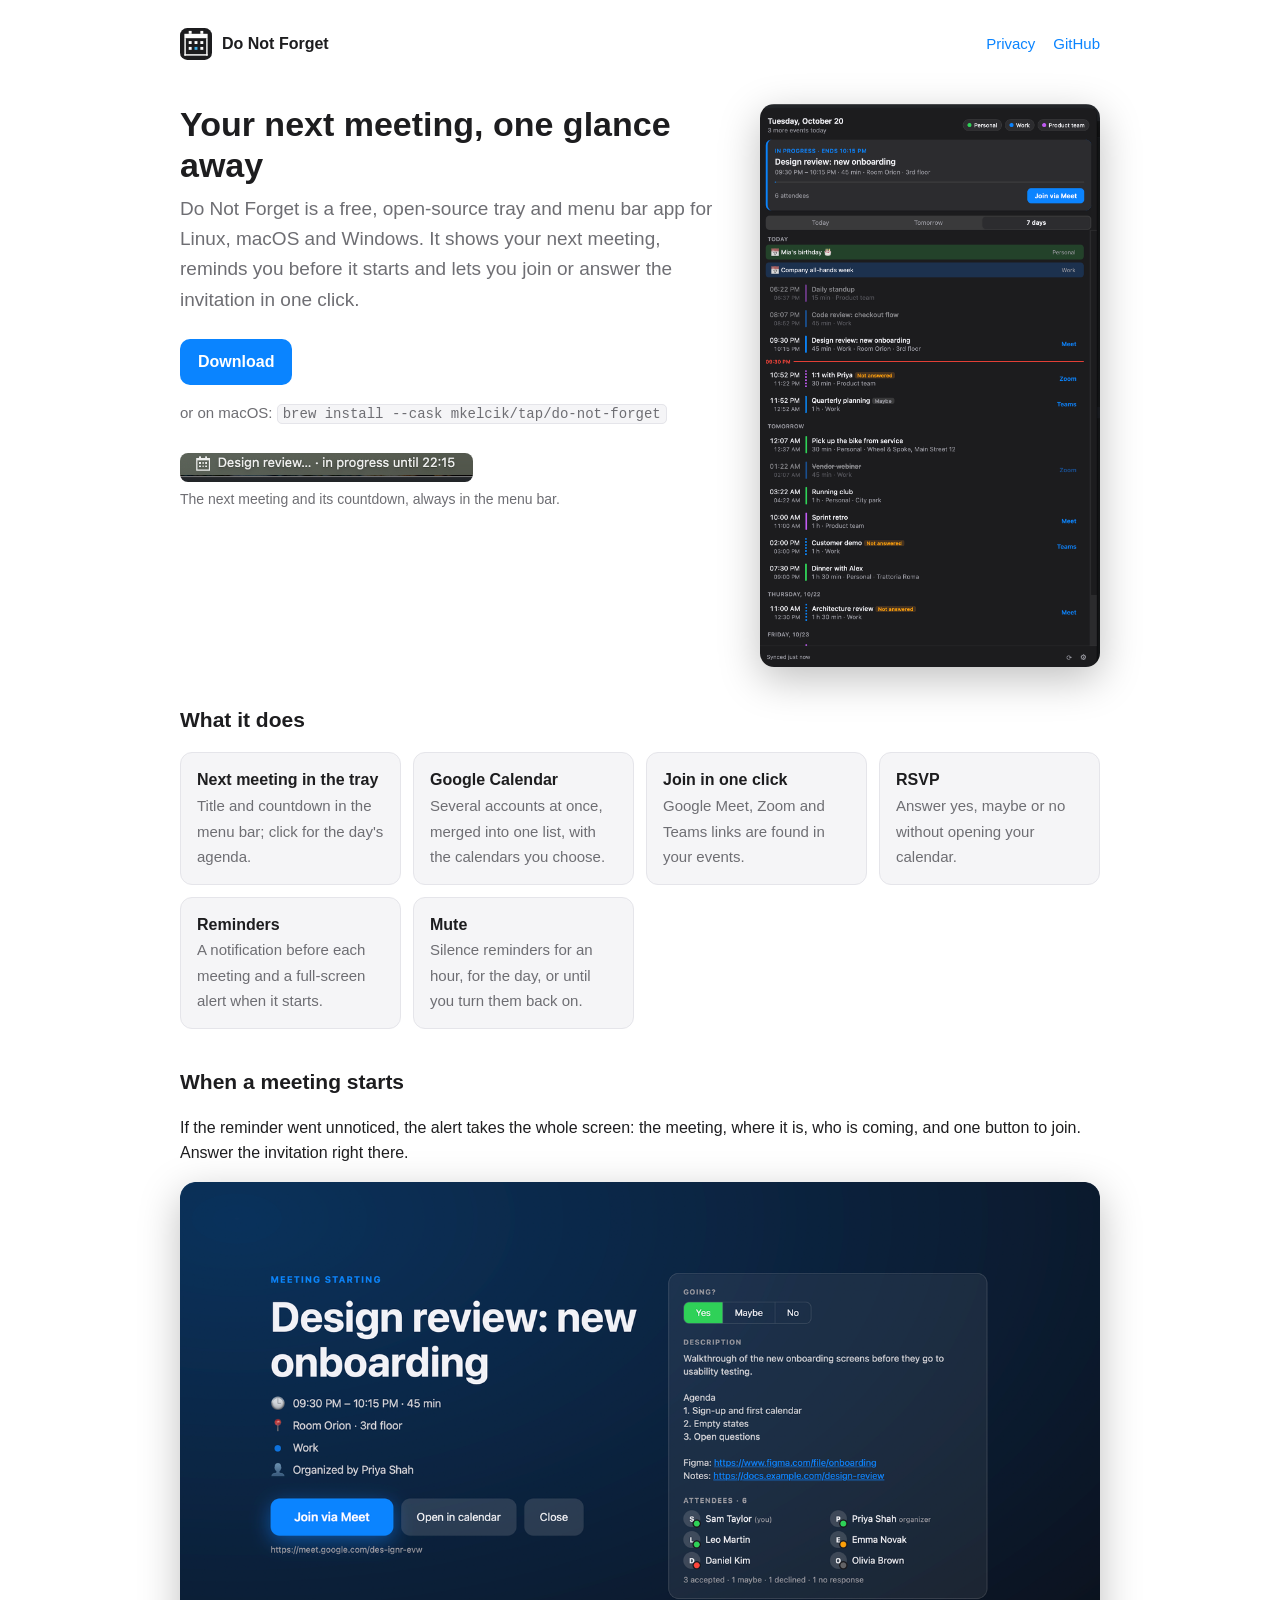
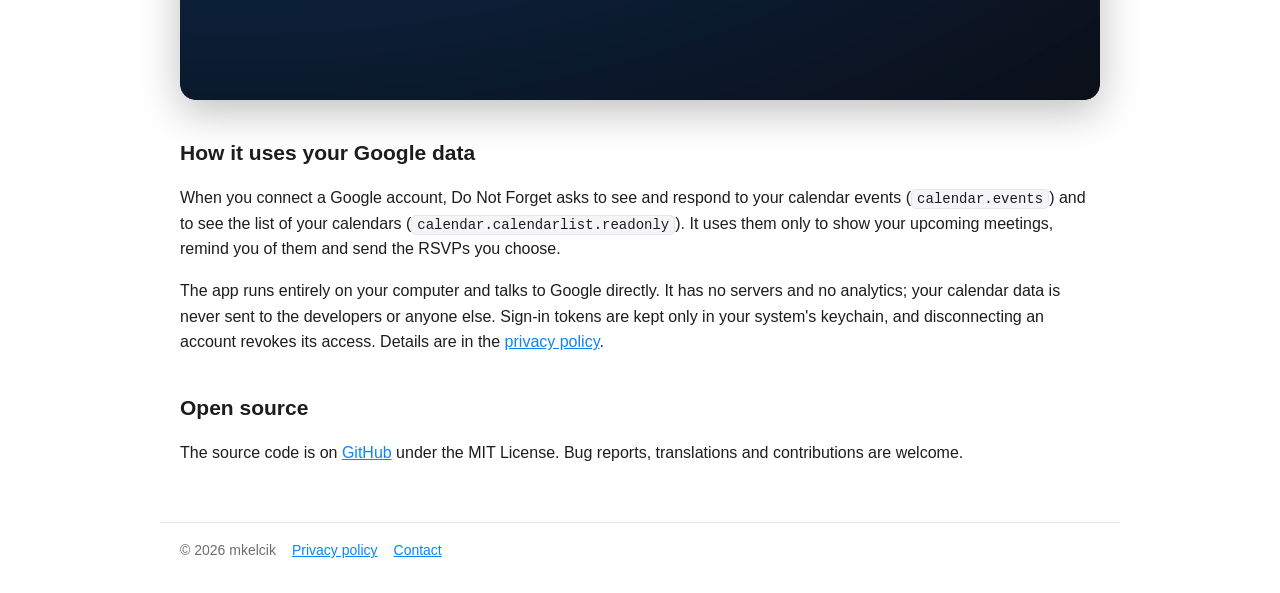
<file: docs/index.html>
<!doctype html>
<html lang="en">
<head>
<meta charset="utf-8">
<meta name="viewport" content="width=device-width, initial-scale=1">
<title>Do Not Forget</title>
<meta name="description" content="A tray app for Linux, macOS and Windows that keeps your next meeting one glance away.">
<link rel="icon" href="logo.svg" type="image/svg+xml">
<link rel="stylesheet" href="style.css">
</head>
<body>
<header>
  <a class="brand" href="./"><img class="logo" src="logo.svg" alt="">Do Not Forget</a>
  <nav><a href="privacy.html">Privacy</a><a href="https://github.com/mkelcik/do-not-forget">GitHub</a></nav>
</header>
<main>
  <section class="hero">
    <div>
      <h1>Your next meeting, one glance away</h1>
      <p class="lead">Do Not Forget is a free, open-source tray and menu bar app for Linux, macOS and
        Windows. It shows your next meeting, reminds you before it starts and lets you join or answer
        the invitation in one click.</p>
      <p><a class="button" href="https://github.com/mkelcik/do-not-forget/releases/latest">Download</a></p>
      <p class="brew">or on macOS: <code>brew install --cask mkelcik/tap/do-not-forget</code></p>
      <figure class="menubar">
        <img src="menubar.png" width="293" height="29" alt="The macOS menu bar showing “Design review… · in progress until 22:15”">
        <figcaption>The next meeting and its countdown, always in the menu bar.</figcaption>
      </figure>
    </div>
    <img class="shot" src="screenshot.png" width="662" height="1095"
      alt="The agenda: the meeting in progress with a Join via Meet button, all-day events, the next 7 days of meetings with Meet, Zoom and Teams links, unanswered invitations and a declined event">
  </section>

  <h2>What it does</h2>
  <ul class="features">
    <li><b>Next meeting in the tray</b><span>Title and countdown in the menu bar; click for the day's agenda.</span></li>
    <li><b>Google Calendar</b><span>Several accounts at once, merged into one list, with the calendars you choose.</span></li>
    <li><b>Join in one click</b><span>Google Meet, Zoom and Teams links are found in your events.</span></li>
    <li><b>RSVP</b><span>Answer yes, maybe or no without opening your calendar.</span></li>
    <li><b>Reminders</b><span>A notification before each meeting and a full-screen alert when it starts.</span></li>
    <li><b>Mute</b><span>Silence reminders for an hour, for the day, or until you turn them back on.</span></li>
  </ul>

  <h2>When a meeting starts</h2>
  <p>If the reminder went unnoticed, the alert takes the whole screen: the meeting, where it is,
    who is coming, and one button to join. Answer the invitation right there.</p>
  <figure class="alert">
    <img src="alert.png" width="700" height="394"
      alt="The meeting-start alert: “Design review: new onboarding” with time, room and organizer, a Join via Meet button, and a panel with the RSVP choice, description and attendees">
  </figure>

  <h2>How it uses your Google data</h2>
  <p>When you connect a Google account, Do Not Forget asks to see and respond to your calendar
    events (<code>calendar.events</code>) and to see the list of your calendars
    (<code>calendar.calendarlist.readonly</code>). It uses them only to show your upcoming
    meetings, remind you of them and send the RSVPs you choose.</p>
  <p>The app runs entirely on your computer and talks to Google directly. It has no servers and
    no analytics; your calendar data is never sent to the developers or anyone else. Sign-in
    tokens are kept only in your system's keychain, and disconnecting an account revokes its
    access. Details are in the <a href="privacy.html">privacy policy</a>.</p>

  <h2>Open source</h2>
  <p>The source code is on <a href="https://github.com/mkelcik/do-not-forget">GitHub</a> under
    the MIT License. Bug reports, translations and contributions are welcome.</p>
</main>
<footer>
  <span>© 2026 mkelcik</span>
  <a href="privacy.html">Privacy policy</a>
  <a href="https://github.com/mkelcik/do-not-forget/issues">Contact</a>
</footer>
</body>
</html>
</file>
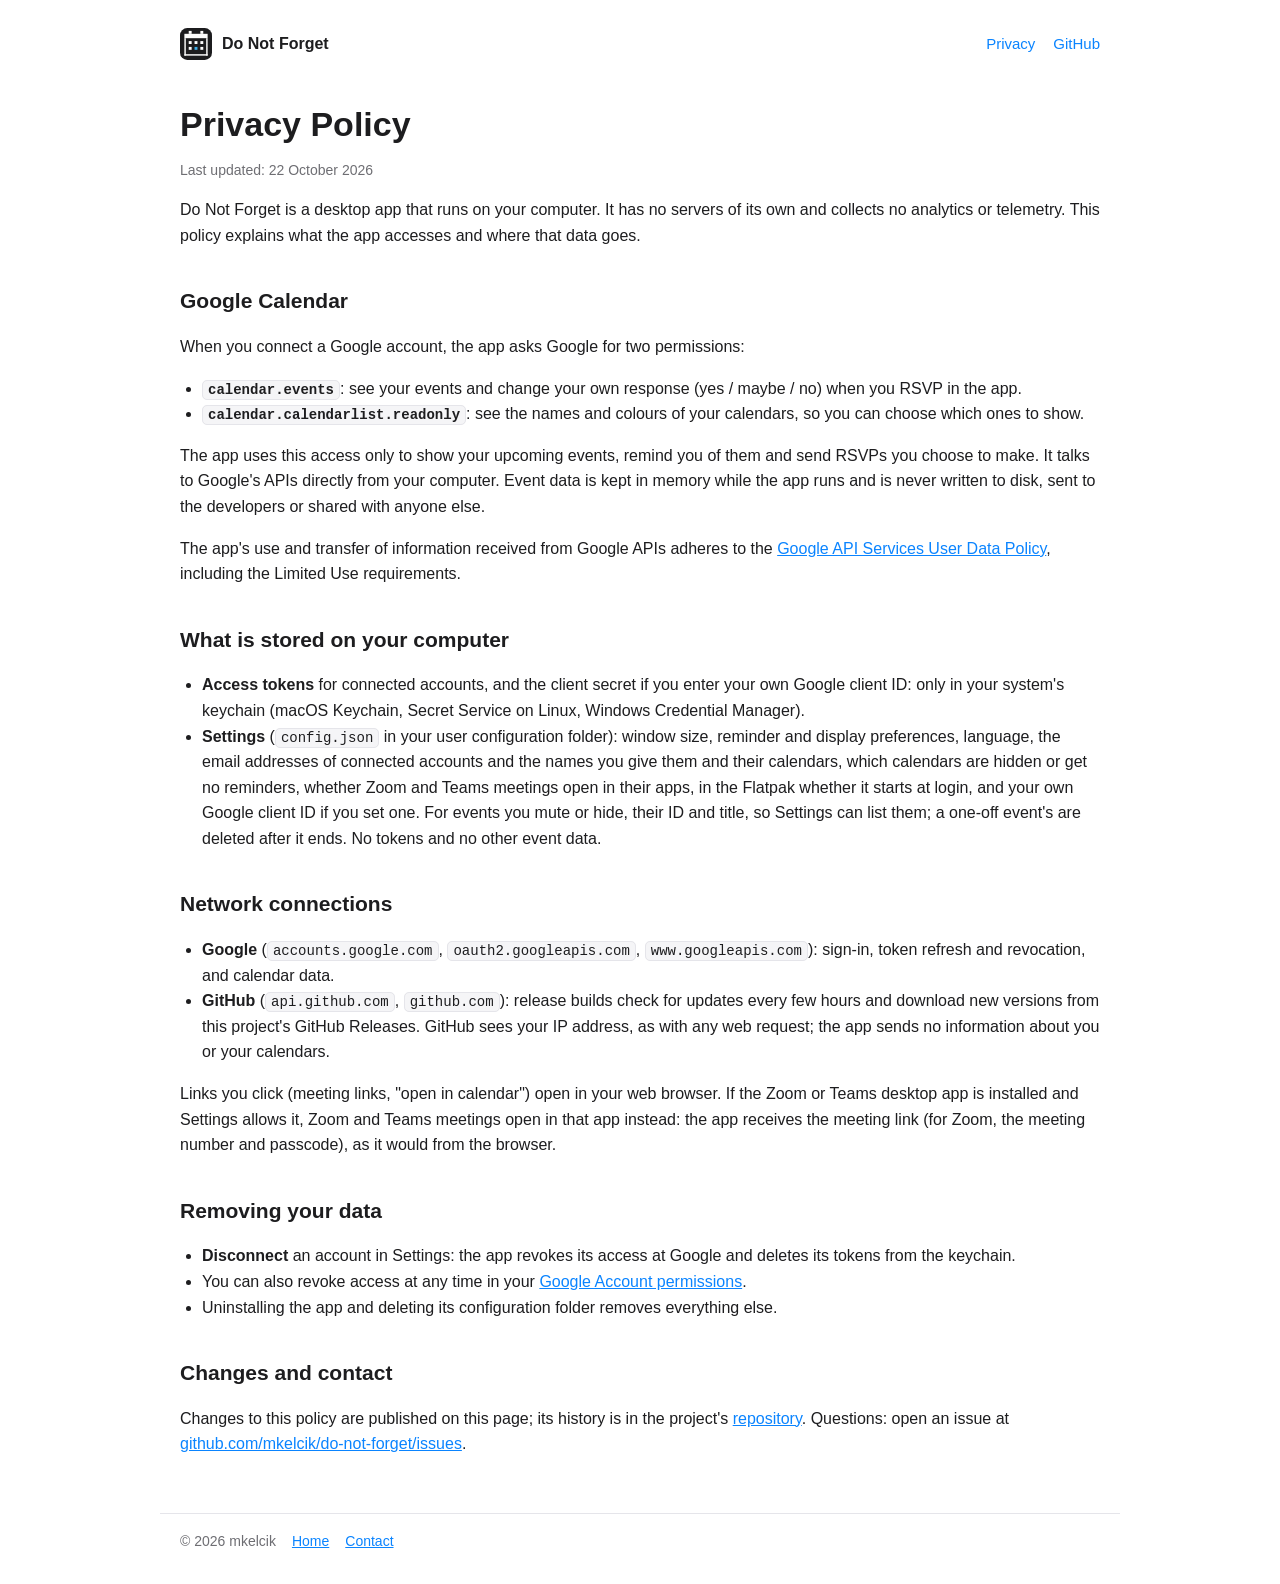
<file: docs/privacy.html>
<!doctype html>
<html lang="en">
<head>
<meta charset="utf-8">
<meta name="viewport" content="width=device-width, initial-scale=1">
<title>Privacy Policy · Do Not Forget</title>
<meta name="description" content="What Do Not Forget accesses, what it stores and where your data goes.">
<link rel="icon" href="logo.svg" type="image/svg+xml">
<link rel="stylesheet" href="style.css">
</head>
<body>
<header>
  <a class="brand" href="./"><img class="logo" src="logo.svg" alt="">Do Not Forget</a>
  <nav><a href="privacy.html">Privacy</a><a href="https://github.com/mkelcik/do-not-forget">GitHub</a></nav>
</header>
<main>
  <h1>Privacy Policy</h1>
  <p class="updated">Last updated: 22 October 2026</p>

  <p>Do Not Forget is a desktop app that runs on your computer. It has no servers of its own and
    collects no analytics or telemetry. This policy explains what the app accesses and where that
    data goes.</p>

  <h2>Google Calendar</h2>
  <p>When you connect a Google account, the app asks Google for two permissions:</p>
  <ul>
    <li><b><code>calendar.events</code></b>: see your events and change your own response
      (yes / maybe / no) when you RSVP in the app.</li>
    <li><b><code>calendar.calendarlist.readonly</code></b>: see the names and colours of your
      calendars, so you can choose which ones to show.</li>
  </ul>
  <p>The app uses this access only to show your upcoming events, remind you of them and send
    RSVPs you choose to make. It talks to Google's APIs directly from your computer. Event data is
    kept in memory while the app runs and is never written to disk, sent to the developers or
    shared with anyone else.</p>
  <p>The app's use and transfer of information received from Google APIs adheres to the
    <a href="https://developers.google.com/terms/api-services-user-data-policy">Google API
    Services User Data Policy</a>, including the Limited Use requirements.</p>

  <h2>What is stored on your computer</h2>
  <ul>
    <li><b>Access tokens</b> for connected accounts, and the client secret if you enter your own
      Google client ID: only in your system's keychain (macOS Keychain, Secret Service on Linux,
      Windows Credential Manager).</li>
    <li><b>Settings</b> (<code>config.json</code> in your user configuration folder): window size,
      reminder and display preferences, language, the email addresses of connected accounts and the
      names you give them and their calendars, which
      calendars are hidden or get no reminders, whether Zoom and Teams meetings open in their apps, in the
      Flatpak whether it starts at login, and your own Google client ID if you set one. For events you
      mute or hide, their ID and title, so Settings can list them; a one-off event's are deleted after it
      ends. No tokens and no other event data.</li>
  </ul>

  <h2>Network connections</h2>
  <ul>
    <li><b>Google</b> (<code>accounts.google.com</code>, <code>oauth2.googleapis.com</code>,
      <code>www.googleapis.com</code>): sign-in, token refresh and revocation, and calendar
      data.</li>
    <li><b>GitHub</b> (<code>api.github.com</code>, <code>github.com</code>): release builds check
      for updates every few hours and download new versions from this project's GitHub Releases.
      GitHub sees your IP address, as with any web request; the app sends no information about you
      or your calendars.</li>
  </ul>
  <p>Links you click (meeting links, "open in calendar") open in your web browser. If the Zoom or
    Teams desktop app is installed and Settings allows it, Zoom and Teams meetings open in that app
    instead: the app receives the meeting link (for Zoom, the meeting number and passcode), as it
    would from the browser.</p>

  <h2>Removing your data</h2>
  <ul>
    <li><b>Disconnect</b> an account in Settings: the app revokes its access at Google and deletes
      its tokens from the keychain.</li>
    <li>You can also revoke access at any time in your
      <a href="https://myaccount.google.com/permissions">Google Account permissions</a>.</li>
    <li>Uninstalling the app and deleting its configuration folder removes everything else.</li>
  </ul>

  <h2>Changes and contact</h2>
  <p>Changes to this policy are published on this page; its history is in the project's
    <a href="https://github.com/mkelcik/do-not-forget/commits/main/docs/privacy.html">repository</a>.
    Questions: open an issue at
    <a href="https://github.com/mkelcik/do-not-forget/issues">github.com/mkelcik/do-not-forget/issues</a>.</p>
</main>
<footer>
  <span>© 2026 mkelcik</span>
  <a href="./">Home</a>
  <a href="https://github.com/mkelcik/do-not-forget/issues">Contact</a>
</footer>
</body>
</html>
</file>
<file: docs/style.css>
:root {
  --bg: #ffffff; --text: #1d1d1f; --muted: #6e6e73; --line: #e5e5ea; --card: #f5f5f7; --accent: #0a84ff;
  color-scheme: light dark;
}
@media (prefers-color-scheme: dark) {
  :root { --bg: #1c1c1e; --text: #f5f5f7; --muted: #98989f; --line: #38383a; --card: #2c2c2e; }
}
* { box-sizing: border-box; }
body { margin: 0; background: var(--bg); color: var(--text);
  font: 16px/1.6 -apple-system, BlinkMacSystemFont, "Segoe UI", Roboto, Ubuntu, sans-serif; }
main, header, footer { max-width: 960px; margin: 0 auto; padding: 0 20px; }
header { display: flex; align-items: center; gap: 12px; padding-top: 28px; padding-bottom: 8px; }
header a.brand { display: flex; align-items: center; gap: 10px; color: var(--text); text-decoration: none; font-weight: 600; }
header nav { margin-left: auto; display: flex; gap: 18px; font-size: 15px; }
a { color: var(--accent); }
header nav a { text-decoration: none; }
header nav a:hover, a:hover { text-decoration: underline; }
.logo { width: 32px; height: 32px; }
h1 { font-size: 34px; line-height: 1.2; margin: 36px 0 8px; }
h2 { font-size: 21px; margin: 36px 0 8px; }
.lead { font-size: 19px; color: var(--muted); margin: 0 0 24px; }
.updated { color: var(--muted); font-size: 14px; }
.hero { display: grid; grid-template-columns: 1fr 340px; gap: 40px; align-items: start; }
.hero .shot { width: 100%; height: auto; margin-top: 36px; border-radius: 14px;
  box-shadow: 0 12px 40px rgba(0, 0, 0, .25); }
.menubar { margin: 28px 0 0; }
.menubar img { display: block; max-width: 100%; height: auto; border-radius: 8px; }
.menubar figcaption { color: var(--muted); font-size: 14px; margin-top: 6px; }
.alert { margin: 16px 0 0; }
.alert img { display: block; width: 100%; height: auto; border-radius: 14px; box-shadow: 0 12px 40px rgba(0, 0, 0, .25); }
@media (max-width: 760px) {
  .hero { grid-template-columns: 1fr; gap: 0; }
  .hero .shot { max-width: 360px; justify-self: center; }
}
.button { display: inline-block; background: var(--accent); color: #fff; text-decoration: none;
  padding: 10px 18px; border-radius: 10px; font-weight: 600; }
.brew { color: var(--muted); font-size: 15px; }
.button:hover { text-decoration: none; filter: brightness(1.08); }
.features { display: grid; grid-template-columns: repeat(auto-fit, minmax(220px, 1fr)); gap: 12px; padding: 0; list-style: none; }
.features li { background: var(--card); border: 1px solid var(--line); border-radius: 12px; padding: 14px 16px; }
.features b { display: block; }
.features span { color: var(--muted); font-size: 15px; }
code { background: var(--card); border: 1px solid var(--line); border-radius: 5px; padding: 1px 5px; font-size: 14px; }
ul { padding-left: 22px; }
footer { margin-top: 56px; padding-top: 16px; padding-bottom: 32px; border-top: 1px solid var(--line);
  color: var(--muted); font-size: 14px; display: flex; gap: 16px; flex-wrap: wrap; }
</file>
